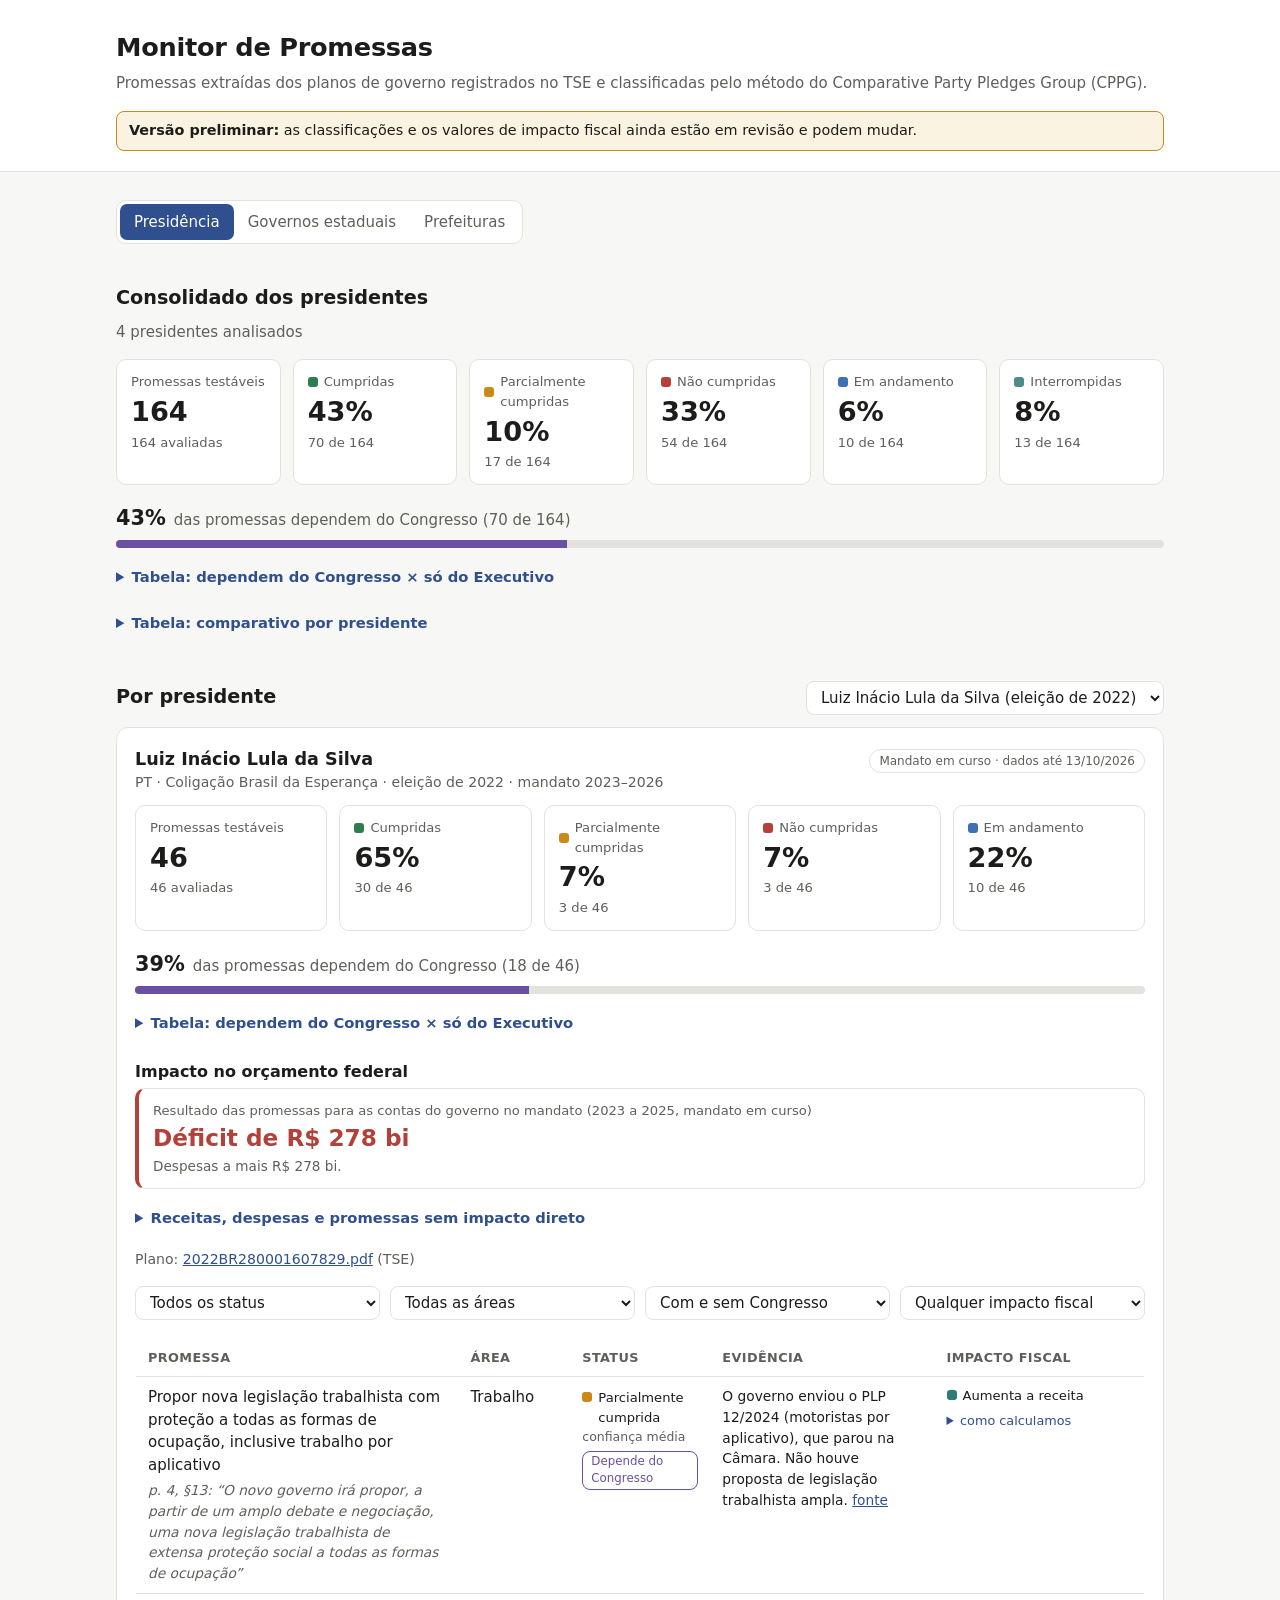
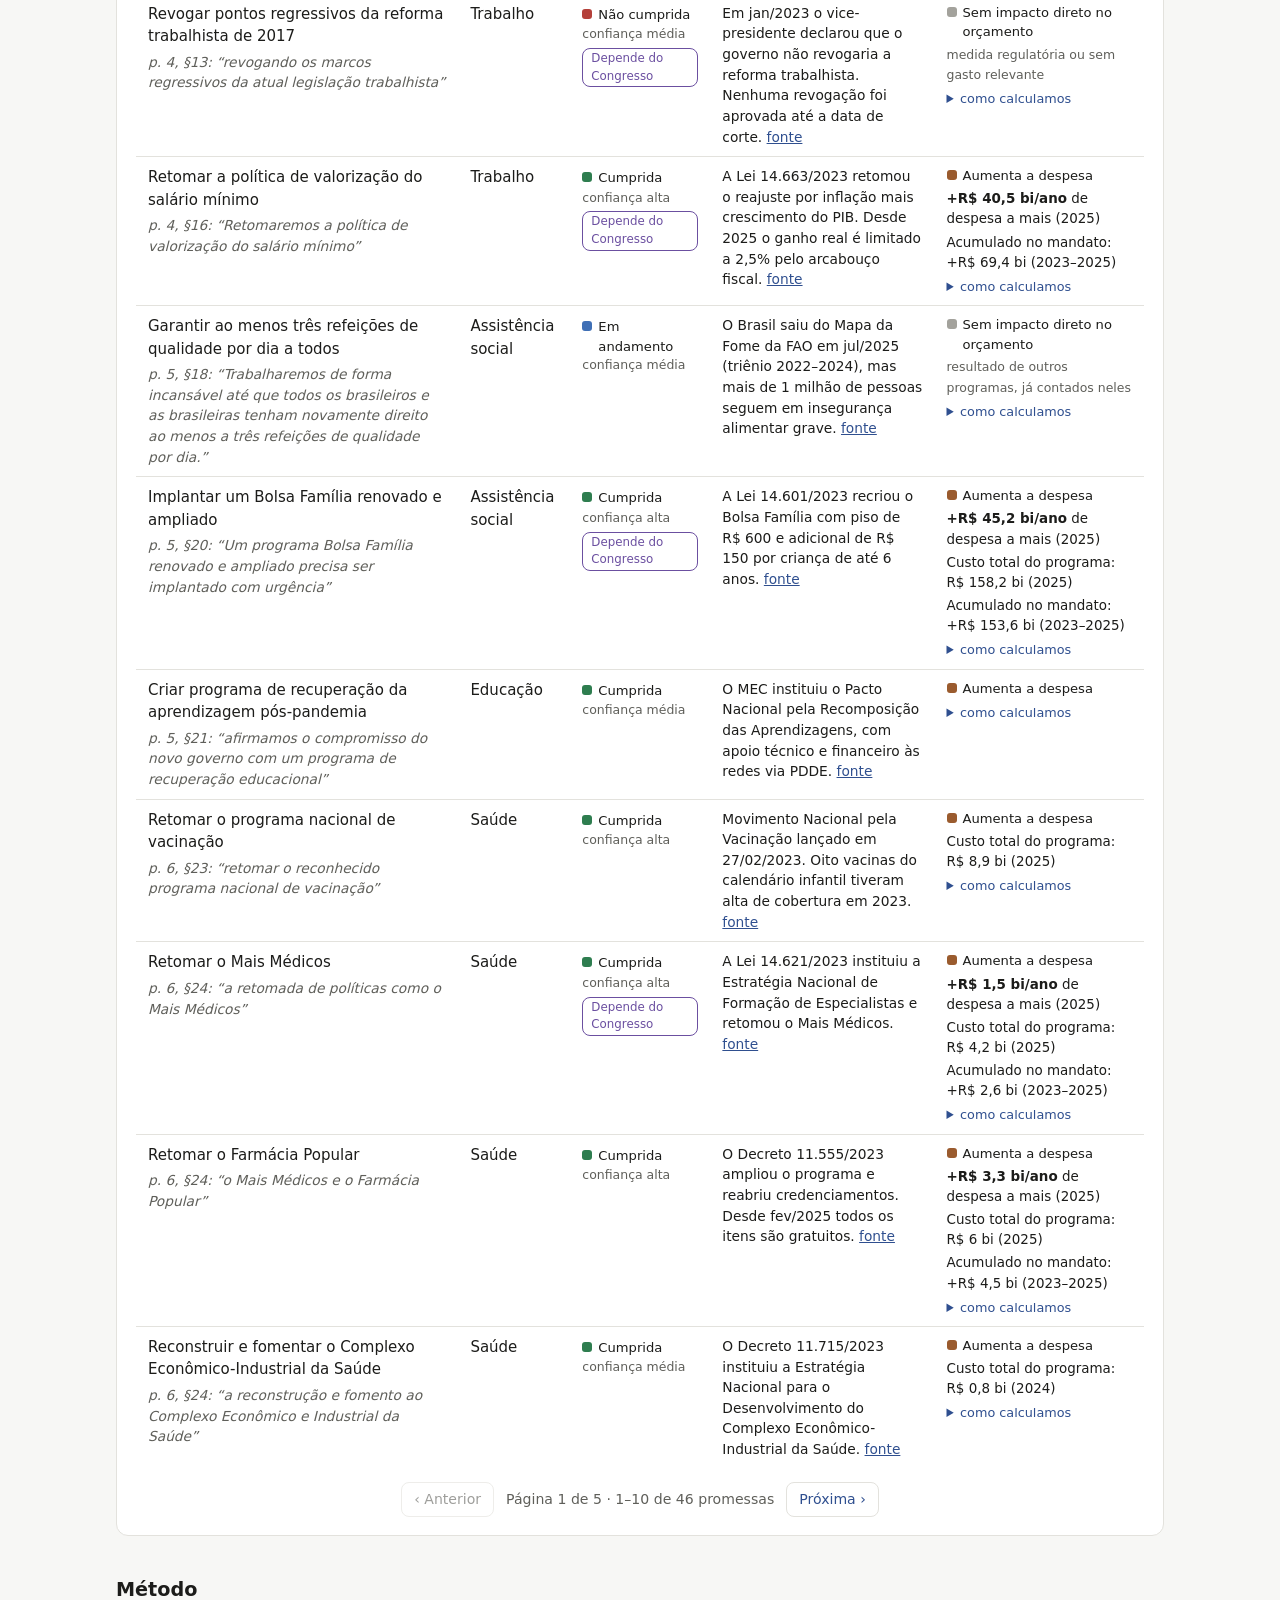
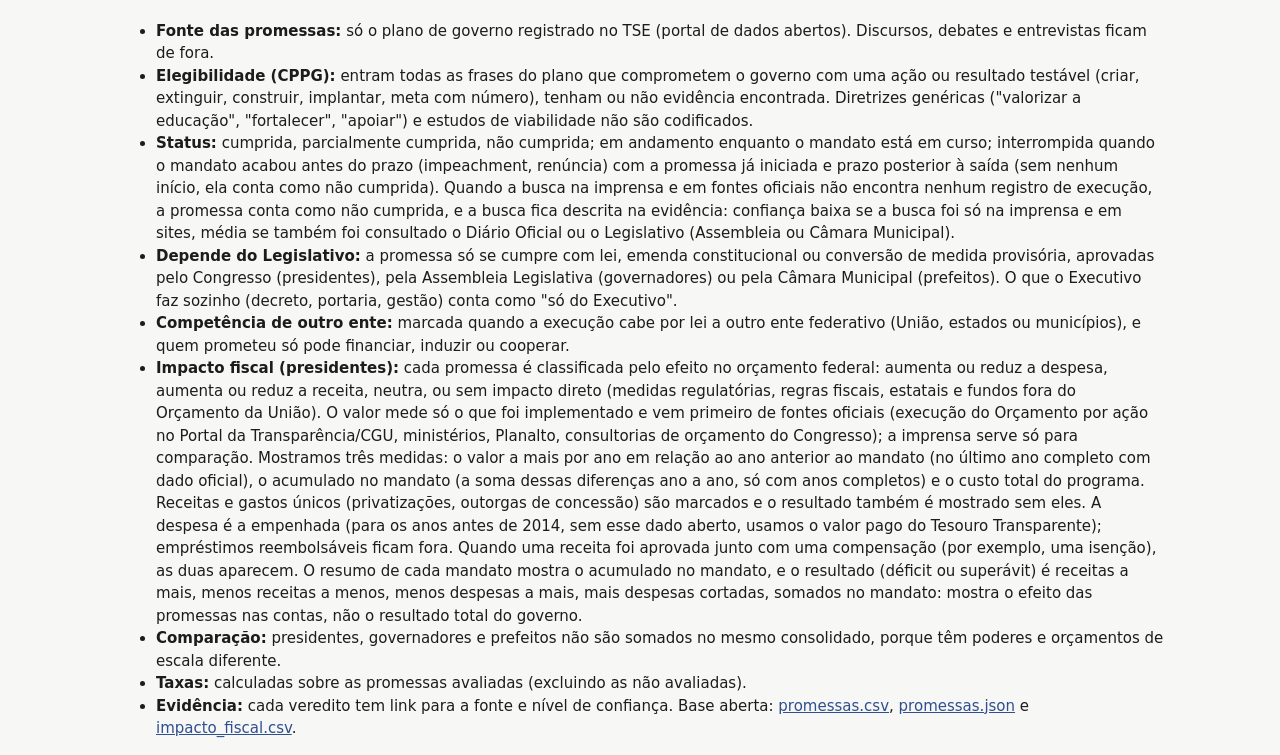
<file: index.html>
<!doctype html>
<html lang="pt-BR">
<head>
  <meta name="color-scheme" content="light">
  <meta charset="utf-8">
  <meta name="viewport" content="width=device-width, initial-scale=1">
  <title>Monitor de Promessas · planos de governo de presidentes, governadores e prefeitos</title>
  <meta name="description" content="Quantas promessas dos planos de governo foram cumpridas? Cada promessa registrada no TSE por presidentes, governadores e prefeitos, com status, evidência e fonte.">
  <link rel="canonical" href="https://promessas.afsm.me/">
  <meta property="og:type" content="website">
  <meta property="og:locale" content="pt_BR">
  <meta property="og:site_name" content="Monitor de Promessas">
  <meta property="og:title" content="Monitor de Promessas">
  <meta property="og:description" content="Quantas promessas dos planos de governo foram cumpridas? Presidentes, governadores e prefeitos, promessa por promessa, com evidência e fonte.">
  <meta property="og:url" content="https://promessas.afsm.me/">
  <meta property="og:image" content="https://promessas.afsm.me/compartilhar.png">
  <meta property="og:image:width" content="1200">
  <meta property="og:image:height" content="630">
  <meta name="twitter:card" content="summary_large_image">
  <script type="application/ld+json">
  {
    "@context": "https://schema.org",
    "@graph": [
      {
        "@type": "WebSite",
        "name": "Monitor de Promessas",
        "url": "https://promessas.afsm.me/",
        "inLanguage": "pt-BR"
      },
      {
        "@type": "Dataset",
        "name": "Promessas dos planos de governo registrados no TSE e seu cumprimento",
        "description": "Promessas testáveis extraídas dos planos de governo de presidentes, governadores e prefeitos registrados no Tribunal Superior Eleitoral (TSE), classificadas pelo método do Comparative Party Pledges Group (cumprida, parcialmente cumprida, não cumprida, em andamento, interrompida), com trecho literal do plano, evidência, fonte e impacto fiscal das promessas presidenciais.",
        "url": "https://promessas.afsm.me/",
        "inLanguage": "pt-BR",
        "isAccessibleForFree": true,
        "spatialCoverage": "Brasil",
        "temporalCoverage": "2011/..",
        "keywords": ["promessas de campanha", "plano de governo", "TSE", "presidente", "governador", "prefeito", "transparência"],
        "distribution": [
          {"@type": "DataDownload", "encodingFormat": "text/csv", "contentUrl": "https://promessas.afsm.me/dados/promessas.csv"},
          {"@type": "DataDownload", "encodingFormat": "application/json", "contentUrl": "https://promessas.afsm.me/dados/promessas.json"},
          {"@type": "DataDownload", "encodingFormat": "text/csv", "contentUrl": "https://promessas.afsm.me/dados/impacto_fiscal.csv"}
        ]
      }
    ]
  }
  </script>
  <link rel="stylesheet" href="style.css">
</head>
<body>
  <header class="topo">
    <div class="wrap">
      <h1>Monitor de Promessas</h1>
      <p class="sub">Promessas extraídas dos planos de governo registrados no TSE e classificadas pelo método do Comparative Party Pledges Group (CPPG).</p>
      <p class="previa"><strong>Versão preliminar:</strong> as classificações e os valores de impacto fiscal ainda estão em revisão e podem mudar.</p>
    </div>
  </header>

  <main class="wrap">
    <nav class="controles" aria-label="Escolher cargo e local">
      <div class="abas" id="abas-cargo" role="tablist"></div>
      <select id="seletor-uf" aria-label="Escolher estado" hidden></select>
    </nav>

    <section id="consolidado" aria-labelledby="t-consolidado">
      <h2 id="t-consolidado">Consolidado</h2>
      <p class="nota" id="nota-consolidado"></p>
      <div class="kpis" id="kpis-consolidado"></div>
      <div id="barra-consolidado"></div>
      <details class="recolhe" data-chave="comparativo">
        <summary id="t-comparativo">Tabela: comparativo</summary>
        <div class="tabela-scroll">
          <table class="comparativo resp" id="comparativo"></table>
        </div>
      </details>
    </section>

    <section id="mandatos" aria-labelledby="t-mandatos">
      <div class="secao-topo">
        <h2 id="t-mandatos">Por presidente</h2>
        <select id="seletor-mandato" aria-label="Escolher mandato"></select>
      </div>
      <div id="lista-mandatos"></div>
    </section>

    <section id="metodo" aria-labelledby="t-metodo">
      <h2 id="t-metodo">Método</h2>
      <ul>
        <li><strong>Fonte das promessas:</strong> só o plano de governo registrado no TSE (portal de dados abertos). Discursos, debates e entrevistas ficam de fora.</li>
        <li><strong>Elegibilidade (CPPG):</strong> entram todas as frases do plano que comprometem o governo com uma ação ou resultado testável (criar, extinguir, construir, implantar, meta com número), tenham ou não evidência encontrada. Diretrizes genéricas ("valorizar a educação", "fortalecer", "apoiar") e estudos de viabilidade não são codificados.</li>
        <li><strong>Status:</strong> cumprida, parcialmente cumprida, não cumprida; em andamento enquanto o mandato está em curso; interrompida quando o mandato acabou antes do prazo (impeachment, renúncia) com a promessa já iniciada e prazo posterior à saída (sem nenhum início, ela conta como não cumprida). Quando a busca na imprensa e em fontes oficiais não encontra nenhum registro de execução, a promessa conta como não cumprida, e a busca fica descrita na evidência: confiança baixa se a busca foi só na imprensa e em sites, média se também foi consultado o Diário Oficial ou o Legislativo (Assembleia ou Câmara Municipal).</li>
        <li><strong>Depende do Legislativo:</strong> a promessa só se cumpre com lei, emenda constitucional ou conversão de medida provisória, aprovadas pelo Congresso (presidentes), pela Assembleia Legislativa (governadores) ou pela Câmara Municipal (prefeitos). O que o Executivo faz sozinho (decreto, portaria, gestão) conta como "só do Executivo".</li>
        <li><strong>Competência de outro ente:</strong> marcada quando a execução cabe por lei a outro ente federativo (União, estados ou municípios), e quem prometeu só pode financiar, induzir ou cooperar.</li>
        <li><strong>Impacto fiscal (presidentes):</strong> cada promessa é classificada pelo efeito no orçamento federal: aumenta ou reduz a despesa, aumenta ou reduz a receita, neutra, ou sem impacto direto (medidas regulatórias, regras fiscais, estatais e fundos fora do Orçamento da União). O valor mede só o que foi implementado e vem primeiro de fontes oficiais (execução do Orçamento por ação no Portal da Transparência/CGU, ministérios, Planalto, consultorias de orçamento do Congresso); a imprensa serve só para comparação. Mostramos três medidas: o valor a mais por ano em relação ao ano anterior ao mandato (no último ano completo com dado oficial), o acumulado no mandato (a soma dessas diferenças ano a ano, só com anos completos) e o custo total do programa. Receitas e gastos únicos (privatizações, outorgas de concessão) são marcados e o resultado também é mostrado sem eles. A despesa é a empenhada (para os anos antes de 2014, sem esse dado aberto, usamos o valor pago do Tesouro Transparente); empréstimos reembolsáveis ficam fora. Quando uma receita foi aprovada junto com uma compensação (por exemplo, uma isenção), as duas aparecem. O resumo de cada mandato mostra o acumulado no mandato, e o resultado (déficit ou superávit) é receitas a mais, menos receitas a menos, menos despesas a mais, mais despesas cortadas, somados no mandato: mostra o efeito das promessas nas contas, não o resultado total do governo.</li>
        <li><strong>Comparação:</strong> presidentes, governadores e prefeitos não são somados no mesmo consolidado, porque têm poderes e orçamentos de escala diferente.</li>
        <li><strong>Taxas:</strong> calculadas sobre as promessas avaliadas (excluindo as não avaliadas).</li>
        <li><strong>Evidência:</strong> cada veredito tem link para a fonte e nível de confiança. Base aberta: <a href="dados/promessas.csv">promessas.csv</a>, <a href="dados/promessas.json">promessas.json</a> e <a href="dados/impacto_fiscal.csv">impacto_fiscal.csv</a>.</li>
      </ul>
    </section>
  </main>

  <noscript><p class="wrap">O Monitor de Promessas precisa de JavaScript para mostrar os dados. A base completa está em <a href="dados/promessas.csv">promessas.csv</a> e <a href="dados/promessas.json">promessas.json</a>.</p></noscript>
  <script src="data.js"></script>
  <script src="app.js"></script>
</body>
</html>
</file>
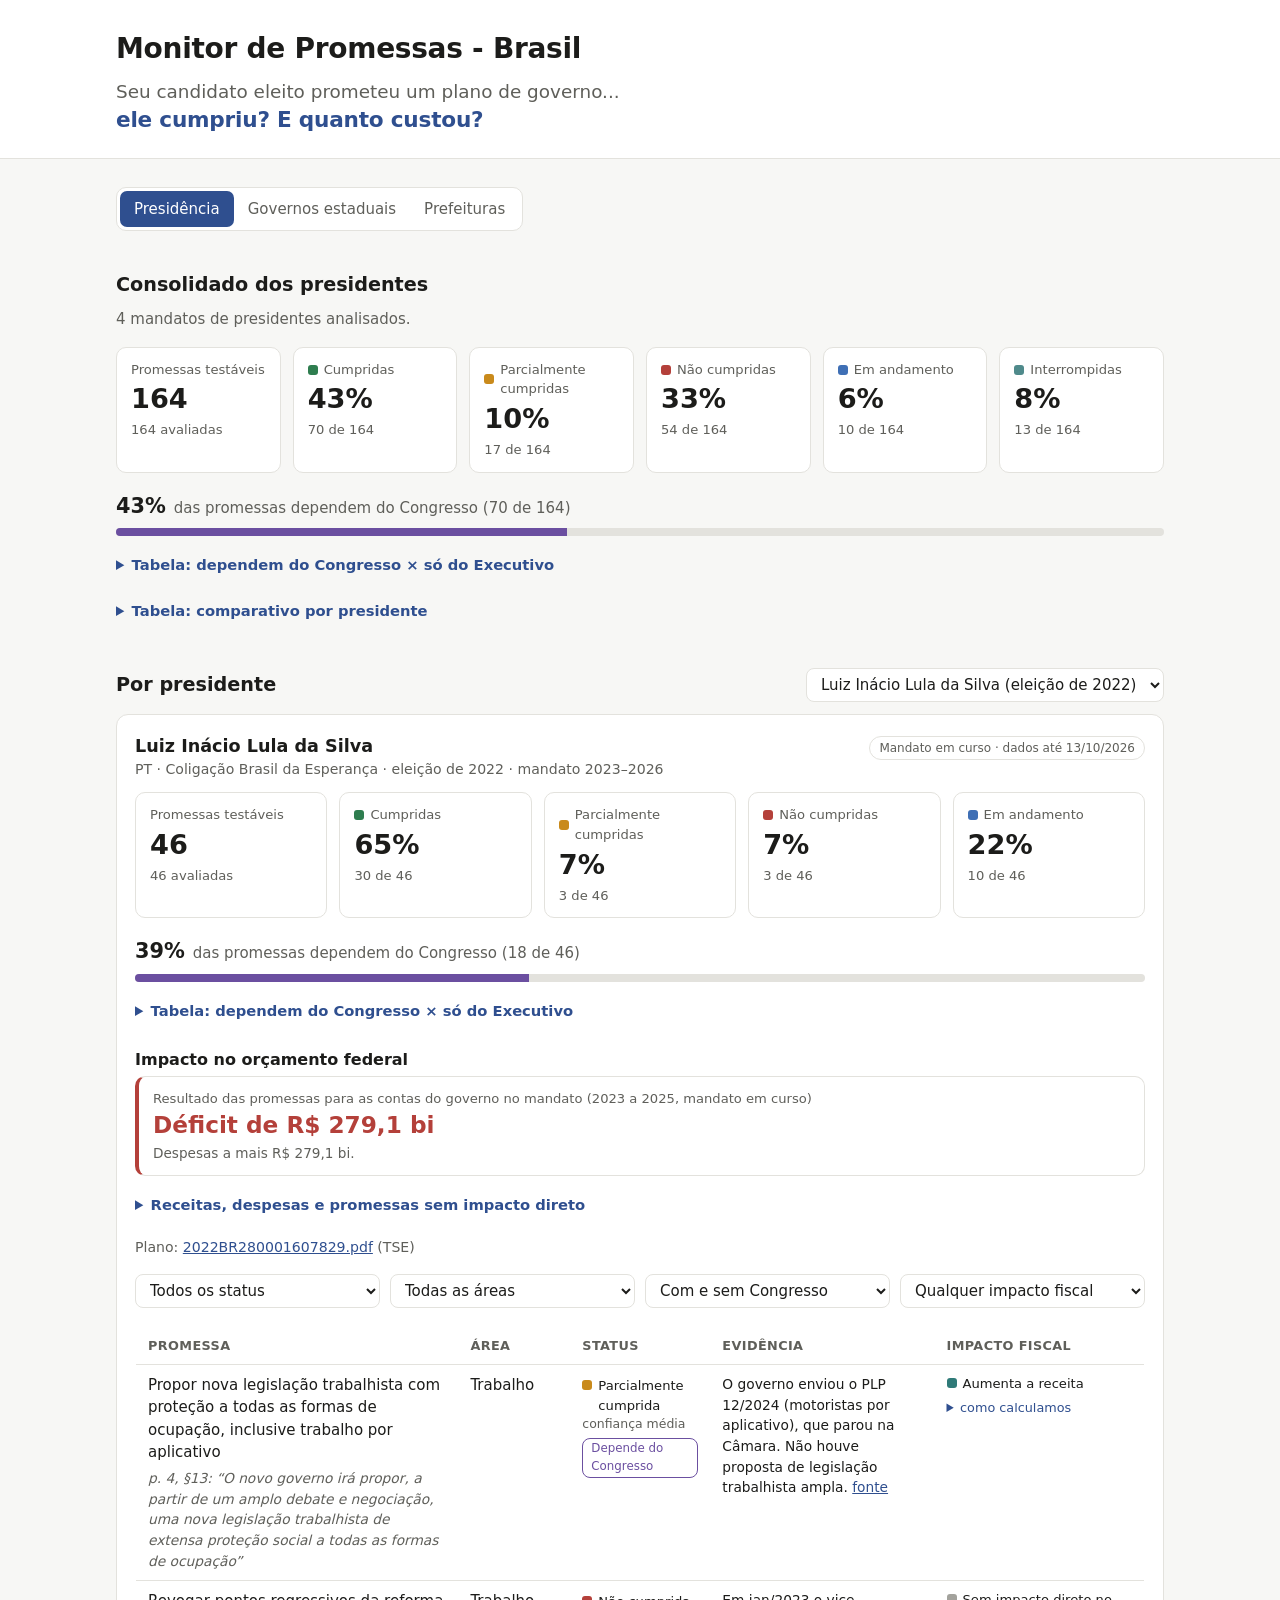
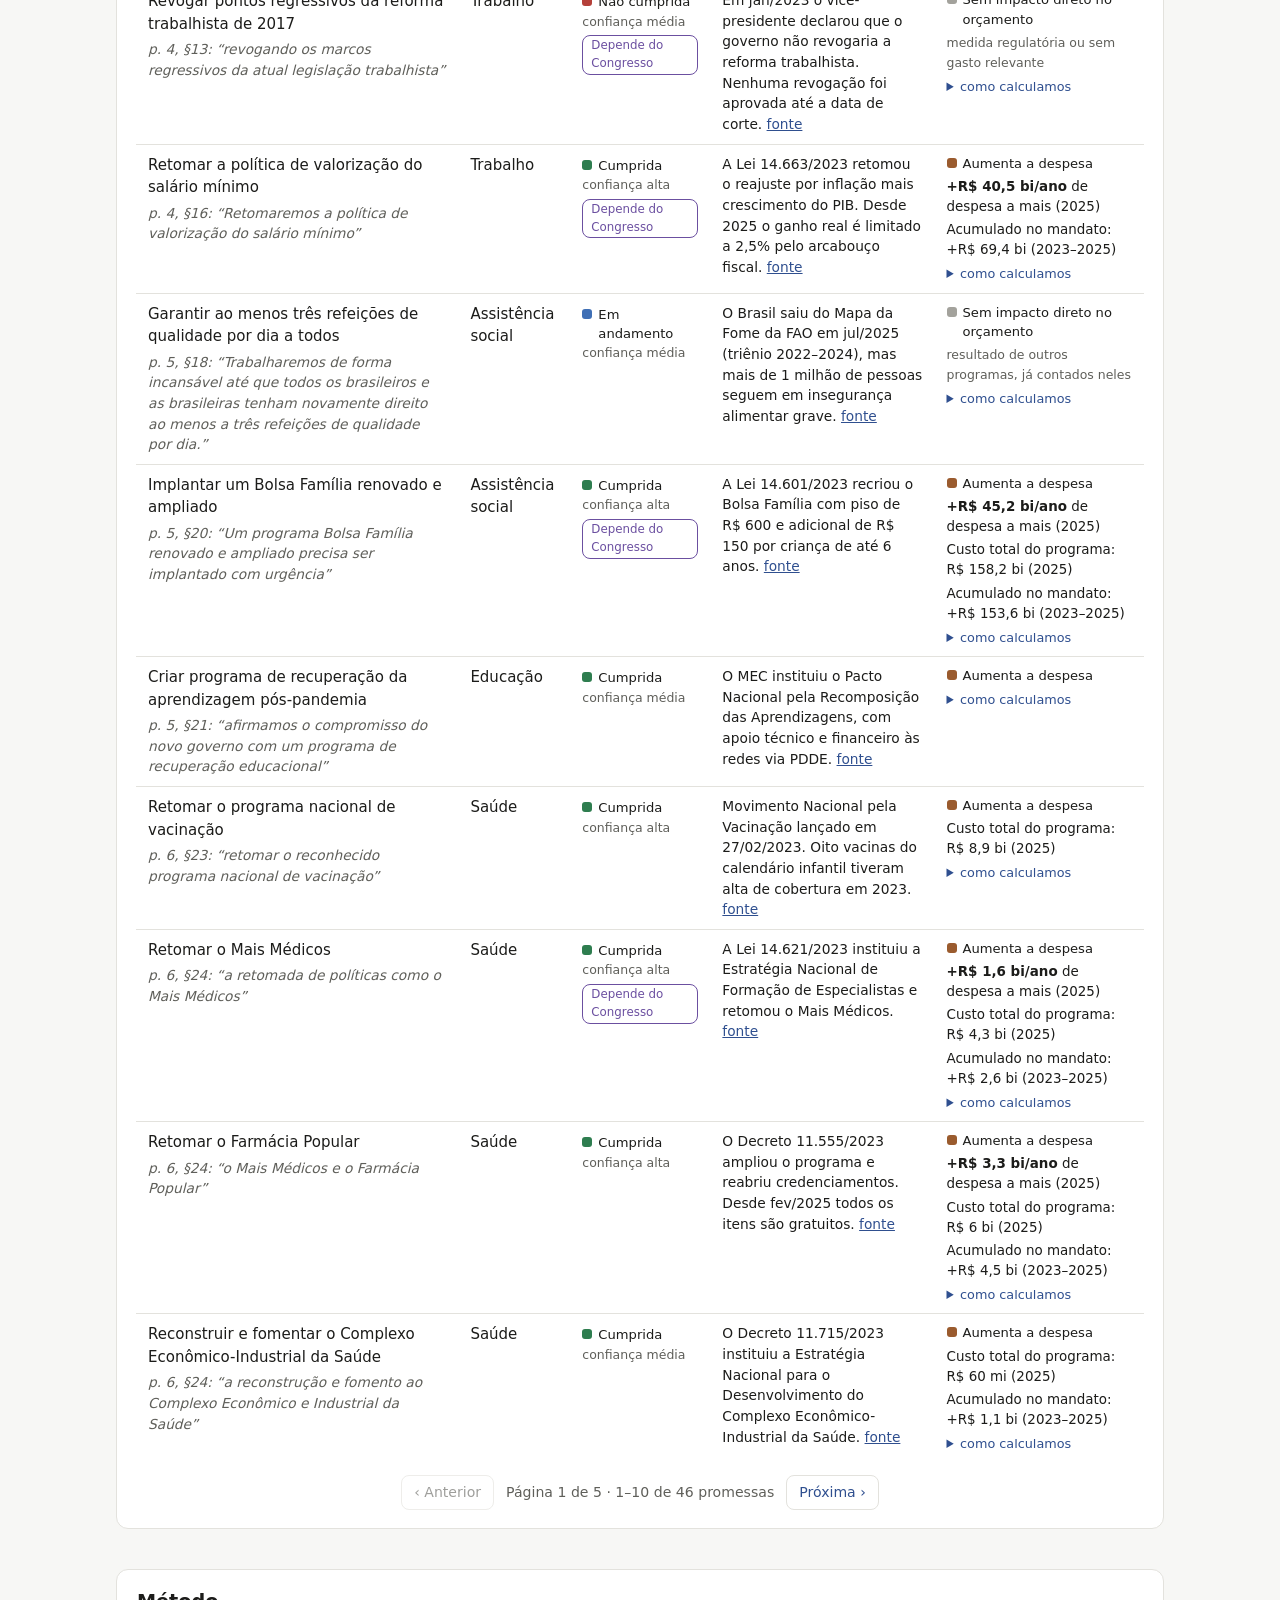
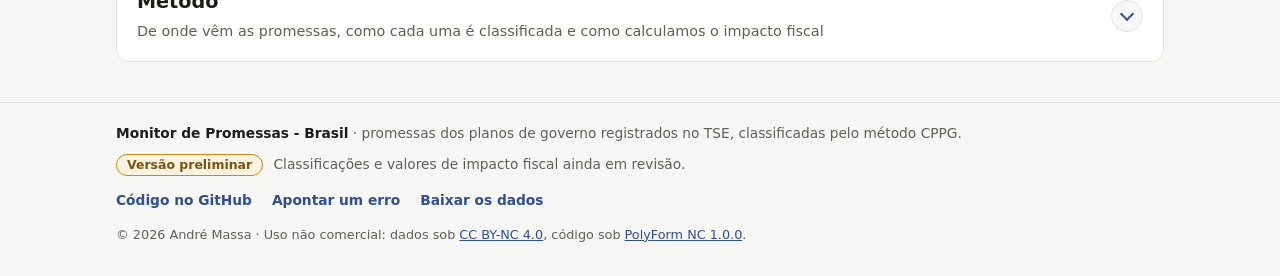
<file: docs/index.html>
<!doctype html>
<html lang="pt-BR">
<head>
  <meta name="color-scheme" content="light">
  <meta charset="utf-8">
  <meta name="viewport" content="width=device-width, initial-scale=1">
  <title>Monitor de Promessas - Brasil</title>
  <meta name="description" content="Quantas promessas dos planos de governo foram cumpridas? Cada promessa registrada no TSE por presidentes, governadores e prefeitos, com status, evidência e fonte.">
  <link rel="canonical" href="https://promessas.afsm.me/">
  <meta property="og:type" content="website">
  <meta property="og:locale" content="pt_BR">
  <meta property="og:site_name" content="Monitor de Promessas">
  <meta property="og:title" content="Monitor de Promessas - Brasil">
  <meta property="og:description" content="Seu candidato eleito prometeu um plano de governo... ele cumpriu? E quanto custou? Presidentes, governadores e prefeitos, promessa por promessa, com evidência e fonte.">
  <meta property="og:url" content="https://promessas.afsm.me/">
  <meta property="og:image" content="https://promessas.afsm.me/compartilhar.png">
  <meta property="og:image:width" content="1200">
  <meta property="og:image:height" content="630">
  <meta name="twitter:card" content="summary_large_image">
  <script type="application/ld+json">
  {
    "@context": "https://schema.org",
    "@graph": [
      {
        "@type": "WebSite",
        "name": "Monitor de Promessas",
        "url": "https://promessas.afsm.me/",
        "inLanguage": "pt-BR"
      },
      {
        "@type": "Dataset",
        "name": "Promessas dos planos de governo registrados no TSE e seu cumprimento",
        "description": "Promessas testáveis extraídas dos planos de governo de presidentes, governadores e prefeitos registrados no Tribunal Superior Eleitoral (TSE), classificadas pelo método do Comparative Party Pledges Group (cumprida, parcialmente cumprida, não cumprida, em andamento, interrompida), com trecho literal do plano, evidência, fonte e impacto fiscal das promessas de presidentes e governadores.",
        "url": "https://promessas.afsm.me/",
        "inLanguage": "pt-BR",
        "isAccessibleForFree": true,
        "license": "https://creativecommons.org/licenses/by-nc/4.0/",
        "creator": {"@type": "Person", "name": "André Massa"},
        "sameAs": "https://github.com/andre-fs-massa/monitor-de-promessas",
        "spatialCoverage": "Brasil",
        "temporalCoverage": "2011/..",
        "keywords": ["promessas de campanha", "plano de governo", "TSE", "presidente", "governador", "prefeito", "transparência"],
        "distribution": [
          {"@type": "DataDownload", "encodingFormat": "text/csv", "contentUrl": "https://promessas.afsm.me/dados/promessas.csv"},
          {"@type": "DataDownload", "encodingFormat": "application/json", "contentUrl": "https://promessas.afsm.me/dados/promessas.json"},
          {"@type": "DataDownload", "encodingFormat": "text/csv", "contentUrl": "https://promessas.afsm.me/dados/impacto_fiscal.csv"}
        ]
      }
    ]
  }
  </script>
  <link rel="icon" href="favicon.ico" sizes="48x48">
  <link rel="icon" href="favicon.svg" type="image/svg+xml">
  <link rel="apple-touch-icon" href="apple-touch-icon.png">
  <meta name="theme-color" content="#2f4f8f">
  <link rel="stylesheet" href="style.css">
</head>
<body>
  <header class="topo">
    <div class="wrap">
      <h1>Monitor de Promessas <span class="pais">- Brasil</span></h1>
      <p class="chamada"><span>Seu candidato eleito prometeu um plano de governo...</span> <strong>ele cumpriu? E quanto custou?</strong></p>
    </div>
  </header>

  <main class="wrap">
    <nav class="controles" aria-label="Escolher cargo e local">
      <div class="abas" id="abas-cargo" role="tablist"></div>
      <select id="seletor-uf" aria-label="Escolher estado" hidden></select>
    </nav>

    <section id="consolidado" aria-labelledby="t-consolidado">
      <h2 id="t-consolidado">Consolidado</h2>
      <p class="nota" id="nota-consolidado"></p>
      <div class="kpis" id="kpis-consolidado"></div>
      <div id="barra-consolidado"></div>
      <details class="recolhe" data-chave="comparativo">
        <summary id="t-comparativo">Tabela: comparativo</summary>
        <div class="tabela-scroll">
          <table class="comparativo resp" id="comparativo"></table>
        </div>
      </details>
    </section>

    <section id="mandatos" aria-labelledby="t-mandatos">
      <div class="secao-topo">
        <h2 id="t-mandatos">Por presidente</h2>
        <select id="seletor-mandato" aria-label="Escolher mandato"></select>
      </div>
      <div id="lista-mandatos"></div>
    </section>

    <section id="metodo" aria-labelledby="t-metodo">
      <details class="metodo-caixa">
        <summary>
          <span class="metodo-titulo">
            <h2 id="t-metodo">Método</h2>
            <span class="metodo-resumo">De onde vêm as promessas, como cada uma é classificada e como calculamos o impacto fiscal</span>
          </span>
          <span class="metodo-seta" aria-hidden="true"></span>
        </summary>
        <ul>
        <li><strong>Fonte das promessas:</strong> só o plano de governo registrado no TSE (portal de dados abertos). Discursos, debates e entrevistas ficam de fora.</li>
        <li><strong>Elegibilidade (CPPG):</strong> entram todas as frases do plano que comprometem o governo com uma ação ou resultado testável (criar, extinguir, construir, implantar, meta com número), tenham ou não evidência encontrada. Diretrizes genéricas ("valorizar a educação", "fortalecer", "apoiar") e estudos de viabilidade não são codificados.</li>
        <li><strong>Status:</strong> cumprida, parcialmente cumprida, não cumprida; em andamento enquanto o mandato está em curso; interrompida quando o mandato acabou antes do prazo (impeachment, renúncia) com a promessa já iniciada e prazo posterior à saída (sem nenhum início, ela conta como não cumprida). Quando a busca na imprensa e em fontes oficiais não encontra nenhum registro de execução, a promessa conta como não cumprida, e a busca fica descrita na evidência: confiança baixa se a busca foi só na imprensa e em sites, média se também foi consultado o Diário Oficial ou o Legislativo (Assembleia ou Câmara Municipal).</li>
        <li><strong>Depende do Legislativo:</strong> a promessa só se cumpre com lei, emenda constitucional ou conversão de medida provisória, aprovadas pelo Congresso (presidentes), pela Assembleia Legislativa (governadores) ou pela Câmara Municipal (prefeitos). O que o Executivo faz sozinho (decreto, portaria, gestão) conta como "só do Executivo".</li>
        <li><strong>Competência de outro ente:</strong> marcada quando a execução cabe por lei a outro ente federativo (União, estados ou municípios), e quem prometeu só pode financiar, induzir ou cooperar.</li>
        <li><strong>Impacto fiscal (presidentes, governadores do RJ, de SP, de MG e da BA e prefeitos de São Paulo, Belo Horizonte e Rio de Janeiro):</strong> cada promessa é classificada pelo efeito no orçamento do governo que a fez (federal, estadual ou municipal): aumenta ou reduz a despesa, aumenta ou reduz a receita, neutra, ou sem impacto direto (medidas regulatórias, regras fiscais, estatais e fundos fora do Orçamento da União). O valor mede só o que foi implementado e vem primeiro de fontes oficiais (execução do Orçamento por ação no Portal da Transparência/CGU, ministérios, Planalto, consultorias de orçamento do Congresso); a imprensa serve só para comparação. Mostramos três medidas: o valor a mais por ano em relação ao ano anterior ao mandato (no último ano completo com dado oficial), o acumulado no mandato (a soma dessas diferenças ano a ano, só com anos completos) e o custo total do programa. Receitas e gastos únicos (privatizações, outorgas de concessão) são marcados e o resultado também é mostrado sem eles. A despesa é a empenhada (para os anos antes de 2014, sem esse dado aberto, usamos o valor pago do Tesouro Transparente); empréstimos reembolsáveis ficam fora. Quando uma receita foi aprovada junto com uma compensação (por exemplo, uma isenção), as duas aparecem. Nos governadores do RJ, os portais oficiais do Estado não puderam ser consultados: os valores são os investimentos anunciados pelo governo e publicados na imprensa, quase sempre gastos únicos com obras e equipamentos, e o custeio que não foi divulgado fica de fora, o que subestima a despesa. Nos governadores de SP, os valores vêm da despesa empenhada por ação no Portal da Transparência do Estado; quando o Estado reorganizou as ações do orçamento e a ação nova não é comparável à antiga, não há valor a mais. Nos governadores de MG, os valores vêm da despesa empenhada por ação nos dados abertos da Controladoria-Geral do Estado, a mesma base do Portal da Transparência de MG. Nos governadores da BA, os valores vêm da despesa empenhada por ação nos dados abertos do Estado (FIPLAN, a mesma base do Portal da Transparência da Bahia), que começam em 2013: para Jaques Wagner (2010) não há o ano anterior ao mandato, e fica só o custo de 2014. Muitas ações baianas são gerais (construção de unidades de saúde, de escolas, de barragens); quando uma ação cobre várias promessas, o valor fica em uma delas e as outras remetem a ela. O resumo de cada mandato mostra o acumulado no mandato, e o resultado (déficit ou superávit) é receitas a mais, menos receitas a menos, menos despesas a mais, mais despesas cortadas, somados no mandato: mostra o efeito das promessas nas contas, não o resultado total do governo.</li>
        <li><strong>Prefeitos de Belo Horizonte sem impacto fiscal:</strong> só Kalil (2020) e Fuad Noman (2024) têm impacto fiscal. O portal de dados abertos da Prefeitura só traz a despesa por ação orçamentária a partir de 2018, por isso Marcio Lacerda (2012) e Kalil (2016) ficam sem esse cálculo.</li>
        <li><strong>Comparação:</strong> presidentes, governadores e prefeitos não são somados no mesmo consolidado, porque têm poderes e orçamentos de escala diferente.</li>
        <li><strong>Taxas:</strong> calculadas sobre as promessas avaliadas (excluindo as não avaliadas).</li>
        <li><strong>Planos genéricos e planos detalhados:</strong> a taxa de cumprimento depende muito do tipo de plano. Um plano curto, só com diretrizes e a promessa de manter ou ampliar programas que já existem, gera poucas promessas testáveis e fáceis de cumprir. Um plano longo, com obras e metas numéricas, gera muitas promessas difíceis. Por isso, uma taxa alta não quer dizer, sozinha, um governo melhor: compare também o número de promessas e o que cada uma pedia.</li>
        <li><strong>Evidência:</strong> cada veredito tem link para a fonte e nível de confiança. Base aberta: <a href="dados/promessas.csv">promessas.csv</a>, <a href="dados/promessas.json">promessas.json</a> e <a href="dados/impacto_fiscal.csv">impacto_fiscal.csv</a>.</li>
        </ul>
      </details>
    </section>
  </main>

  <footer class="rodape">
    <div class="wrap">
      <p class="rodape-sobre"><strong>Monitor de Promessas - Brasil</strong> · promessas dos planos de governo registrados no TSE, classificadas pelo método CPPG.</p>
      <p class="rodape-previa"><span class="selo-previa">Versão preliminar</span> Classificações e valores de impacto fiscal ainda em revisão.</p>
      <nav class="rodape-links" aria-label="Links do projeto">
        <a href="https://github.com/andre-fs-massa/monitor-de-promessas">Código no GitHub</a>
        <a href="https://github.com/andre-fs-massa/monitor-de-promessas/issues/new/choose">Apontar um erro</a>
        <a href="dados/promessas.csv">Baixar os dados</a>
      </nav>
      <p class="rodape-licenca">© 2026 André Massa · Uso não comercial: dados sob <a href="https://creativecommons.org/licenses/by-nc/4.0/deed.pt_BR">CC BY-NC 4.0</a>, código sob <a href="https://polyformproject.org/licenses/noncommercial/1.0.0">PolyForm NC 1.0.0</a>.</p>
    </div>
  </footer>

  <noscript><p class="wrap">O Monitor de Promessas precisa de JavaScript para mostrar os dados. A base completa está em <a href="dados/promessas.csv">promessas.csv</a> e <a href="dados/promessas.json">promessas.json</a>.</p></noscript>
  <script src="data.js"></script>
  <script src="app.js"></script>
</body>
</html>
</file>
<file: style.css>
:root {
  color-scheme: light;
  --bg: #f7f7f5;
  --surface: #ffffff;
  --text: #1c1c1a;
  --muted: #5f5f5a;
  --border: #e3e2dd;
  --accent: #2f4f8f;
  --s-cumprida: #2e7d4f;
  --s-parcial: #c98a1b;
  --s-nao: #b4403a;
  --s-andamento: #3f6fb5;
  --s-naoavaliada: #a3a29c;
  --congresso: #6b4fa0;
  --s-interrompida: #4f8a8b;
  --aviso-bg: #fbf3e2;
  --i-despesa: #9a5b2e;
  --i-receita: #2f7a78;
  --i-neutro: #a3a29c;
}

* { box-sizing: border-box; }
body {
  margin: 0;
  background: var(--bg);
  color: var(--text);
  font: 15px/1.5 system-ui, -apple-system, "Segoe UI", Roboto, sans-serif;
}
.wrap { max-width: 1080px; margin: 0 auto; padding: 0 16px; }
.topo { background: var(--surface); border-bottom: 1px solid var(--border); padding: 28px 0 20px; }
h1 { margin: 0 0 6px; font-size: 1.6rem; letter-spacing: -0.01em; }
h2 { font-size: 1.2rem; margin: 40px 0 8px; }
h3 { margin: 0; font-size: 1.1rem; }
.previa { background: var(--aviso-bg); border: 1px solid var(--s-parcial); border-radius: 8px; padding: 8px 12px; margin: 0; font-size: 0.9rem; }
.sub, .nota { color: var(--muted); margin: 0 0 16px; max-width: 70ch; }
.topo .sub { max-width: none; }
a { color: var(--accent); }
code { font-size: 0.9em; }

.kpis { display: grid; grid-template-columns: repeat(auto-fit, minmax(150px, 1fr)); gap: 12px; margin: 12px 0 16px; }
.kpi { background: var(--surface); border: 1px solid var(--border); border-radius: 10px; padding: 12px 14px; }
.kpi .rotulo { color: var(--muted); font-size: 0.82rem; display: flex; align-items: center; gap: 6px; }
.kpi .valor { font-size: 1.7rem; font-weight: 650; font-variant-numeric: tabular-nums; }
.kpi .det { color: var(--muted); font-size: 0.82rem; font-variant-numeric: tabular-nums; }
.ponto { width: 10px; height: 10px; border-radius: 3px; display: inline-block; flex: none; }

.barra { display: flex; height: 22px; border-radius: 6px; overflow: hidden; background: var(--border); }
.barra span { display: block; height: 100%; }
.barra span + span { border-left: 2px solid var(--surface); }

.congresso { margin: 18px 0 4px; }
.congresso-topo { display: flex; align-items: baseline; gap: 8px; color: var(--muted); margin-bottom: 6px; }
.congresso-valor { font-size: 1.3rem; font-weight: 650; color: var(--text); font-variant-numeric: tabular-nums; }
.barra.fina { height: 8px; }
.tag-congresso { display: inline-block; margin-top: 4px; font-size: 0.74rem; color: var(--congresso); border: 1px solid var(--congresso); border-radius: 999px; padding: 1px 8px; white-space: nowrap; }
.tag-impeachment { font-size: 0.72rem; color: var(--text); background: var(--aviso-bg); border: 1px solid var(--s-parcial); border-radius: 999px; padding: 1px 7px; }
.selo.interrompido { border-color: var(--s-parcial); color: var(--text); }
.aviso { background: var(--aviso-bg); border-left: 3px solid var(--s-parcial); padding: 8px 12px; border-radius: 6px; margin: 12px 0 0; font-size: 0.9rem; }

.tabela-scroll { overflow-x: auto; margin-top: 18px; }
table { width: 100%; border-collapse: collapse; background: var(--surface); border: 1px solid var(--border); border-radius: 10px; overflow: hidden; }
th, td { text-align: left; padding: 9px 12px; border-bottom: 1px solid var(--border); vertical-align: top; }
th { font-size: 0.8rem; color: var(--muted); font-weight: 600; text-transform: uppercase; letter-spacing: 0.03em; }
td.num, th.num { text-align: right; font-variant-numeric: tabular-nums; }
tr:last-child td { border-bottom: 0; }

.card { background: var(--surface); border: 1px solid var(--border); border-radius: 12px; padding: 18px; margin: 12px 0 20px; }
.card-topo { display: flex; justify-content: space-between; gap: 12px; flex-wrap: wrap; align-items: baseline; }
.meta { color: var(--muted); font-size: 0.88rem; }
.selo { font-size: 0.75rem; border: 1px solid var(--border); border-radius: 999px; padding: 2px 9px; color: var(--muted); white-space: nowrap; }

.filtros { display: flex; gap: 10px; flex-wrap: wrap; margin: 16px 0 10px; }
select, button { font: inherit; color: var(--text); background: var(--surface); border: 1px solid var(--border); border-radius: 8px; padding: 6px 10px; }
button { cursor: pointer; }
button:hover { border-color: var(--accent); }

.chip { display: inline-flex; align-items: center; gap: 6px; font-size: 0.82rem; white-space: nowrap; }
.trecho { color: var(--muted); font-style: italic; font-size: 0.86rem; margin-top: 4px; }
.evid { font-size: 0.86rem; }
.conf { color: var(--muted); font-size: 0.78rem; }
.promessas td:first-child { width: 42%; }
/* Status estreito (os selos quebram linha) para sobrar largura para a evidência */
.promessas td:nth-child(3) { width: 140px; }
.promessas td:nth-child(3) .tag-congresso, .promessas td:nth-child(3) .tag-ente { border-radius: 8px; }
.promessas td:nth-child(3) .tag-congresso, .promessas td:nth-child(3) .tag-ente, .promessas td:nth-child(3) .chip { white-space: normal; }
.promessas td:nth-child(3) .chip { align-items: baseline; }

@media (max-width: 640px) {
  .promessas thead { display: none; }
  .promessas tr { display: block; border-bottom: 1px solid var(--border); padding: 8px 0; }
  .promessas td { display: block; border: 0; padding: 4px 12px; width: auto !important; }
  /* Rótulo da coluna acima de cada campo, como nas outras tabelas */
  .promessas td::before { content: attr(data-label); display: block; color: var(--muted); font-size: 0.72rem; font-weight: 600; text-transform: uppercase; letter-spacing: 0.04em; margin-bottom: 2px; }
  .promessas td + td { padding-top: 8px; }
  .promessas td:first-child > div:first-of-type { font-weight: 600; }
}

.secao-topo { display: flex; justify-content: space-between; align-items: center; gap: 12px; flex-wrap: wrap; margin: 40px 0 8px; }
.secao-topo h2 { margin: 0; }
.secao-topo select { min-width: 260px; max-width: 100%; }

.controles { display: flex; gap: 12px; align-items: center; flex-wrap: wrap; margin: 28px 0 0; }
.abas { display: inline-flex; background: var(--surface); border: 1px solid var(--border); border-radius: 10px; padding: 3px; }
.abas button { border: 0; background: transparent; padding: 7px 14px; border-radius: 7px; color: var(--muted); }
.abas button[aria-selected="true"] { background: var(--accent); color: var(--surface); }
.abas button:hover { border-color: transparent; color: var(--text); }
.abas button[aria-selected="true"]:hover { color: var(--surface); }
#seletor-uf { min-width: 200px; }

.tag-ente { display: inline-block; margin-top: 4px; font-size: 0.74rem; color: var(--text); border: 1px dashed var(--muted); border-radius: 999px; padding: 1px 8px; white-space: nowrap; }
.nota-ente { margin: 10px 0 0; }

/* Filtros do cartão em uma linha; em telas estreitas voltam a quebrar */
.filtros { flex-wrap: nowrap; }
.filtros select { flex: 1 1 0; min-width: 0; text-overflow: ellipsis; }
@media (max-width: 640px) {
  .filtros { flex-wrap: wrap; }
  .filtros select { flex: 1 1 100%; }
}

/* Tabelas de taxas no celular: cada linha vira um cartão com rótulo e valor */
@media (max-width: 640px) {
  table.resp, table.resp tbody { display: block; }
  table.resp thead { display: none; }
  table.resp tr { display: grid; grid-template-columns: 1fr 1fr; gap: 2px 16px; padding: 12px; border-bottom: 1px solid var(--border); }
  table.resp tr:last-child { border-bottom: 0; }
  table.resp td { display: flex; justify-content: space-between; align-items: baseline; gap: 8px; padding: 3px 0; border: 0; }
  table.resp td::before { content: attr(data-label); color: var(--muted); font-size: 0.78rem; text-align: left; }
  table.resp td.titulo { grid-column: 1 / -1; display: block; font-weight: 600; padding-bottom: 6px; }
  table.resp td.titulo::before { content: none; }
  .tabela-scroll { overflow-x: visible; }
}
@media (max-width: 640px) {
  .kpis { grid-template-columns: repeat(2, minmax(0, 1fr)); gap: 8px; }
  .kpi .valor { font-size: 1.45rem; }
  .card { padding: 14px; }
}
@media (max-width: 640px) {
  table.resp td[data-label="Mandato"] { grid-column: 1 / -1; }
  .selo { white-space: normal; }
}

/* Paginação da tabela de promessas */
.paginacao { display: flex; align-items: center; justify-content: center; gap: 12px; flex-wrap: wrap; margin: 12px 0 0; color: var(--muted); font-size: 0.88rem; }
.paginacao button { font: inherit; color: var(--accent); background: var(--surface); border: 1px solid var(--border); border-radius: 8px; padding: 6px 12px; cursor: pointer; }
.paginacao button:disabled { color: var(--muted); cursor: default; opacity: 0.6; }

/* Tabelas recolhíveis do consolidado */
.recolhe { margin: 12px 0 0; }
.recolhe > summary { cursor: pointer; color: var(--accent); font-weight: 600; font-size: 0.92rem; padding: 6px 0; list-style-position: inside; }
.recolhe > summary:hover { text-decoration: underline; }
.recolhe[open] > summary { margin-bottom: 6px; }

/* Impacto fiscal (presidentes) */
.impacto-resumo { margin: 20px 0 4px; }
.impacto-resumo h4 { margin: 0 0 4px; font-size: 1rem; }
.impacto-resumo .kpis { margin: 8px 0 8px; }
.impacto-resumo .kpi .valor { font-size: 1.35rem; }
.promessas.com-impacto td:first-child { width: 32%; }
.promessas td.imp { width: 210px; font-size: 0.84rem; }
.promessas td.imp .chip { white-space: normal; align-items: baseline; }
.imp-linha { margin-top: 3px; font-variant-numeric: tabular-nums; }
.compensa { color: var(--i-receita); }
.imp-det { margin-top: 4px; color: var(--muted); font-size: 0.8rem; }
.imp-det summary { cursor: pointer; color: var(--accent); }
.resultado { border: 1px solid var(--border); border-left: 4px solid var(--i-neutro); border-radius: 10px; background: var(--surface); padding: 12px 14px; margin: 0 0 8px; }
.resultado.deficit { border-left-color: var(--s-nao); }
.resultado.superavit { border-left-color: var(--s-cumprida); }
.resultado .rotulo { color: var(--muted); font-size: 0.82rem; }
.resultado .valor { font-size: 1.45rem; font-weight: 650; font-variant-numeric: tabular-nums; }
.resultado.deficit .valor { color: var(--s-nao); }
.resultado.superavit .valor { color: var(--s-cumprida); }
.resultado .det { color: var(--muted); font-size: 0.85rem; }
</file>
<file: docs/style.css>
:root {
  color-scheme: light;
  --bg: #f7f7f5;
  --surface: #ffffff;
  --text: #1c1c1a;
  --muted: #5f5f5a;
  --border: #e3e2dd;
  --accent: #2f4f8f;
  --s-cumprida: #2e7d4f;
  --s-parcial: #c98a1b;
  --s-nao: #b4403a;
  --s-andamento: #3f6fb5;
  --s-naoavaliada: #a3a29c;
  --congresso: #6b4fa0;
  --s-interrompida: #4f8a8b;
  --aviso-bg: #fbf3e2;
  --i-despesa: #9a5b2e;
  --i-receita: #2f7a78;
  --i-neutro: #a3a29c;
}

* { box-sizing: border-box; }
body {
  margin: 0;
  background: var(--bg);
  color: var(--text);
  font: 15px/1.5 system-ui, -apple-system, "Segoe UI", Roboto, sans-serif;
}
.wrap { max-width: 1080px; margin: 0 auto; padding: 0 16px; }
.topo { background: var(--surface); border-bottom: 1px solid var(--border); padding: 28px 0 24px; }
h1 { margin: 0 0 6px; font-size: 1.75rem; letter-spacing: -0.01em; }
h2 { font-size: 1.2rem; margin: 40px 0 8px; }
h3 { margin: 0; font-size: 1.1rem; }
.nota { color: var(--muted); margin: 0 0 16px; max-width: 70ch; }
.topo h1 .pais { white-space: nowrap; }
/* Subtítulo em duas linhas: contexto leve + pergunta em destaque */
.chamada { margin: 10px 0 0; line-height: 1.3; text-wrap: balance; }
.chamada span, .chamada strong { display: block; }
.chamada span { font-size: 1.15rem; font-weight: 400; color: var(--muted); }
.chamada strong { margin-top: 2px; font-size: 1.35rem; font-weight: 700; color: var(--accent); letter-spacing: -0.01em; }
@media (max-width: 640px) {
  .topo h1 { font-size: 1.3rem; }
  .chamada span { font-size: 0.98rem; }
  .chamada strong { font-size: 1.15rem; }
}
a { color: var(--accent); }
code { font-size: 0.9em; }

.kpis { display: grid; grid-template-columns: repeat(auto-fit, minmax(150px, 1fr)); gap: 12px; margin: 12px 0 16px; }
.kpi { background: var(--surface); border: 1px solid var(--border); border-radius: 10px; padding: 12px 14px; }
.kpi .rotulo { color: var(--muted); font-size: 0.82rem; display: flex; align-items: center; gap: 6px; }
.kpi .valor { font-size: 1.7rem; font-weight: 650; font-variant-numeric: tabular-nums; }
.kpi .det { color: var(--muted); font-size: 0.82rem; font-variant-numeric: tabular-nums; }
.ponto { width: 10px; height: 10px; border-radius: 3px; display: inline-block; flex: none; }

.barra { display: flex; height: 22px; border-radius: 6px; overflow: hidden; background: var(--border); }
.barra span { display: block; height: 100%; }
.barra span + span { border-left: 2px solid var(--surface); }

.congresso { margin: 18px 0 4px; }
.congresso-topo { display: flex; align-items: baseline; gap: 8px; color: var(--muted); margin-bottom: 6px; }
.congresso-valor { font-size: 1.3rem; font-weight: 650; color: var(--text); font-variant-numeric: tabular-nums; }
.barra.fina { height: 8px; }
.tag-congresso { display: inline-block; margin-top: 4px; font-size: 0.74rem; color: var(--congresso); border: 1px solid var(--congresso); border-radius: 999px; padding: 1px 8px; white-space: nowrap; }
.tag-impeachment { font-size: 0.72rem; color: var(--text); background: var(--aviso-bg); border: 1px solid var(--s-parcial); border-radius: 999px; padding: 1px 7px; }
.selo.interrompido { border-color: var(--s-parcial); color: var(--text); }
.aviso { background: var(--aviso-bg); border-left: 3px solid var(--s-parcial); padding: 8px 12px; border-radius: 6px; margin: 12px 0 0; font-size: 0.9rem; }

.tabela-scroll { overflow-x: auto; margin-top: 18px; }
table { width: 100%; border-collapse: collapse; background: var(--surface); border: 1px solid var(--border); border-radius: 10px; overflow: hidden; }
th, td { text-align: left; padding: 9px 12px; border-bottom: 1px solid var(--border); vertical-align: top; }
th { font-size: 0.8rem; color: var(--muted); font-weight: 600; text-transform: uppercase; letter-spacing: 0.03em; }
td.num, th.num { text-align: right; font-variant-numeric: tabular-nums; }
tr:last-child td { border-bottom: 0; }

.card { background: var(--surface); border: 1px solid var(--border); border-radius: 12px; padding: 18px; margin: 12px 0 20px; }
.card-topo { display: flex; justify-content: space-between; gap: 12px; flex-wrap: wrap; align-items: baseline; }
.meta { color: var(--muted); font-size: 0.88rem; }
.selo { font-size: 0.75rem; border: 1px solid var(--border); border-radius: 999px; padding: 2px 9px; color: var(--muted); white-space: nowrap; }

.filtros { display: flex; gap: 10px; flex-wrap: wrap; margin: 16px 0 10px; }
select, button { font: inherit; color: var(--text); background: var(--surface); border: 1px solid var(--border); border-radius: 8px; padding: 6px 10px; }
button { cursor: pointer; }
button:hover { border-color: var(--accent); }

.chip { display: inline-flex; align-items: center; gap: 6px; font-size: 0.82rem; white-space: nowrap; }
.trecho { color: var(--muted); font-style: italic; font-size: 0.86rem; margin-top: 4px; }
.evid { font-size: 0.86rem; }
.conf { color: var(--muted); font-size: 0.78rem; }
.promessas td:first-child { width: 42%; }
/* Status estreito (os selos quebram linha) para sobrar largura para a evidência */
.promessas td:nth-child(3) { width: 140px; }
.promessas td:nth-child(3) .tag-congresso, .promessas td:nth-child(3) .tag-ente { border-radius: 8px; }
.promessas td:nth-child(3) .tag-congresso, .promessas td:nth-child(3) .tag-ente, .promessas td:nth-child(3) .chip { white-space: normal; }
.promessas td:nth-child(3) .chip { align-items: baseline; }

@media (max-width: 640px) {
  .promessas thead { display: none; }
  .promessas tr { display: block; border-bottom: 1px solid var(--border); padding: 8px 0; }
  .promessas td { display: block; border: 0; padding: 4px 12px; width: auto !important; }
  /* Rótulo da coluna acima de cada campo, como nas outras tabelas */
  .promessas td::before { content: attr(data-label); display: block; color: var(--muted); font-size: 0.72rem; font-weight: 600; text-transform: uppercase; letter-spacing: 0.04em; margin-bottom: 2px; }
  .promessas td + td { padding-top: 8px; }
  .promessas td:first-child > div:first-of-type { font-weight: 600; }
}

.secao-topo { display: flex; justify-content: space-between; align-items: center; gap: 12px; flex-wrap: wrap; margin: 40px 0 8px; }
.secao-topo h2 { margin: 0; }
.secao-topo select { min-width: 260px; max-width: 100%; }

.controles { display: flex; gap: 12px; align-items: center; flex-wrap: wrap; margin: 28px 0 0; }
.abas { display: inline-flex; background: var(--surface); border: 1px solid var(--border); border-radius: 10px; padding: 3px; }
.abas button { border: 0; background: transparent; padding: 7px 14px; border-radius: 7px; color: var(--muted); }
.abas button[aria-selected="true"] { background: var(--accent); color: var(--surface); }
.abas button:hover { border-color: transparent; color: var(--text); }
.abas button[aria-selected="true"]:hover { color: var(--surface); }
#seletor-uf { min-width: 200px; }

.tag-ente { display: inline-block; margin-top: 4px; font-size: 0.74rem; color: var(--text); border: 1px dashed var(--muted); border-radius: 999px; padding: 1px 8px; white-space: nowrap; }
.nota-ente { margin: 10px 0 0; }

/* Filtros do cartão em uma linha; em telas estreitas voltam a quebrar */
.filtros { flex-wrap: nowrap; }
.filtros select { flex: 1 1 0; min-width: 0; text-overflow: ellipsis; }
@media (max-width: 640px) {
  .filtros { flex-wrap: wrap; }
  .filtros select { flex: 1 1 100%; }
}

/* Tabelas de taxas no celular: cada linha vira um cartão com rótulo e valor */
@media (max-width: 640px) {
  table.resp, table.resp tbody { display: block; }
  table.resp thead { display: none; }
  table.resp tr { display: grid; grid-template-columns: 1fr 1fr; gap: 2px 16px; padding: 12px; border-bottom: 1px solid var(--border); }
  table.resp tr:last-child { border-bottom: 0; }
  table.resp td { display: flex; justify-content: space-between; align-items: baseline; gap: 8px; padding: 3px 0; border: 0; }
  table.resp td::before { content: attr(data-label); color: var(--muted); font-size: 0.78rem; text-align: left; }
  table.resp td.titulo { grid-column: 1 / -1; display: block; font-weight: 600; padding-bottom: 6px; }
  table.resp td.titulo::before { content: none; }
  .tabela-scroll { overflow-x: visible; }
}
@media (max-width: 640px) {
  .kpis { grid-template-columns: repeat(2, minmax(0, 1fr)); gap: 8px; }
  .kpi .valor { font-size: 1.45rem; }
  .card { padding: 14px; }
}
@media (max-width: 640px) {
  table.resp td[data-label="Mandato"] { grid-column: 1 / -1; }
  .selo { white-space: normal; }
}

/* Paginação da tabela de promessas */
.paginacao { display: flex; align-items: center; justify-content: center; gap: 12px; flex-wrap: wrap; margin: 12px 0 0; color: var(--muted); font-size: 0.88rem; }
.paginacao button { font: inherit; color: var(--accent); background: var(--surface); border: 1px solid var(--border); border-radius: 8px; padding: 6px 12px; cursor: pointer; }
.paginacao button:disabled { color: var(--muted); cursor: default; opacity: 0.6; }

/* Tabelas recolhíveis do consolidado */
.recolhe { margin: 12px 0 0; }
.recolhe > summary { cursor: pointer; color: var(--accent); font-weight: 600; font-size: 0.92rem; padding: 6px 0; list-style-position: inside; }
.recolhe > summary:hover { text-decoration: underline; }
.recolhe[open] > summary { margin-bottom: 6px; }

/* Impacto fiscal (presidentes) */
.impacto-resumo { margin: 20px 0 4px; }
.impacto-resumo h4 { margin: 0 0 4px; font-size: 1rem; }
.impacto-resumo .kpis { margin: 8px 0 8px; }
.impacto-resumo .kpi .valor { font-size: 1.35rem; }
.promessas.com-impacto td:first-child { width: 32%; }
.promessas td.imp { width: 210px; font-size: 0.84rem; }
.promessas td.imp .chip { white-space: normal; align-items: baseline; }
.imp-linha { margin-top: 3px; font-variant-numeric: tabular-nums; }
.compensa { color: var(--i-receita); }
.imp-det { margin-top: 4px; color: var(--muted); font-size: 0.8rem; }
.imp-det summary { cursor: pointer; color: var(--accent); }
.resultado { border: 1px solid var(--border); border-left: 4px solid var(--i-neutro); border-radius: 10px; background: var(--surface); padding: 12px 14px; margin: 0 0 8px; }
.resultado.deficit { border-left-color: var(--s-nao); }
.resultado.superavit { border-left-color: var(--s-cumprida); }
.resultado .rotulo { color: var(--muted); font-size: 0.82rem; }
.resultado .valor { font-size: 1.45rem; font-weight: 650; font-variant-numeric: tabular-nums; }
.resultado.deficit .valor { color: var(--s-nao); }
.resultado.superavit .valor { color: var(--s-cumprida); }
.resultado .det { color: var(--muted); font-size: 0.85rem; }

/* Rodapé: código aberto e licença */
.rodape { border-top: 1px solid var(--border); margin-top: 40px; padding: 20px 0 32px; color: var(--muted); font-size: 0.86rem; }
.rodape p { margin: 0 0 6px; }

/* Método: caixa expansível (fechada por padrão) */
.metodo-caixa { background: var(--surface); border: 1px solid var(--border); border-radius: 12px; margin-top: 40px; overflow: hidden; }
.metodo-caixa > summary { list-style: none; cursor: pointer; display: flex; align-items: center; justify-content: space-between; gap: 16px; padding: 18px 20px; }
.metodo-caixa > summary::-webkit-details-marker { display: none; }
.metodo-caixa > summary:hover { background: #fafaf8; }
.metodo-caixa > summary:focus-visible { outline: 2px solid var(--accent); outline-offset: -2px; }
.metodo-titulo { display: flex; flex-direction: column; gap: 4px; }
.metodo-titulo h2 { margin: 0; }
.metodo-resumo { color: var(--muted); font-size: 0.9rem; }
.metodo-seta { flex: none; width: 32px; height: 32px; border-radius: 50%; background: var(--bg); border: 1px solid var(--border); position: relative; transition: transform 0.2s ease; }
.metodo-seta::before { content: ""; position: absolute; left: 50%; top: 45%; width: 8px; height: 8px; border-right: 2px solid var(--accent); border-bottom: 2px solid var(--accent); transform: translate(-50%, -50%) rotate(45deg); }
.metodo-caixa[open] .metodo-seta { transform: rotate(180deg); }
.metodo-caixa[open] > summary { border-bottom: 1px solid var(--border); }
.metodo-caixa > ul { margin: 0; padding: 16px 20px 20px 40px; }
.metodo-caixa > ul li { margin-bottom: 10px; line-height: 1.55; }
.metodo-caixa > ul li:last-child { margin-bottom: 0; }
@media (max-width: 640px) {
  .metodo-caixa > summary { padding: 14px 16px; }
  .metodo-caixa > ul { padding: 14px 16px 16px 32px; }
}

/* Rodapé enxuto */
.rodape .wrap { display: flex; flex-direction: column; gap: 10px; }
.rodape p { margin: 0; }
.rodape-sobre strong { color: var(--text); }
.rodape-previa .selo-previa { display: inline-block; margin-right: 6px; }
.selo-previa { background: var(--aviso-bg); border: 1px solid var(--s-parcial); color: #7a5410; border-radius: 999px; padding: 1px 10px; font-size: 0.78rem; font-weight: 600; }
.rodape-links { display: flex; flex-wrap: wrap; gap: 8px 20px; padding: 4px 0; }
.rodape-links a { color: var(--accent); font-weight: 600; text-decoration: none; }
.rodape-links a:hover { text-decoration: underline; }
.rodape-licenca { font-size: 0.8rem; }
.rodape-licenca a { white-space: nowrap; }
</file>
